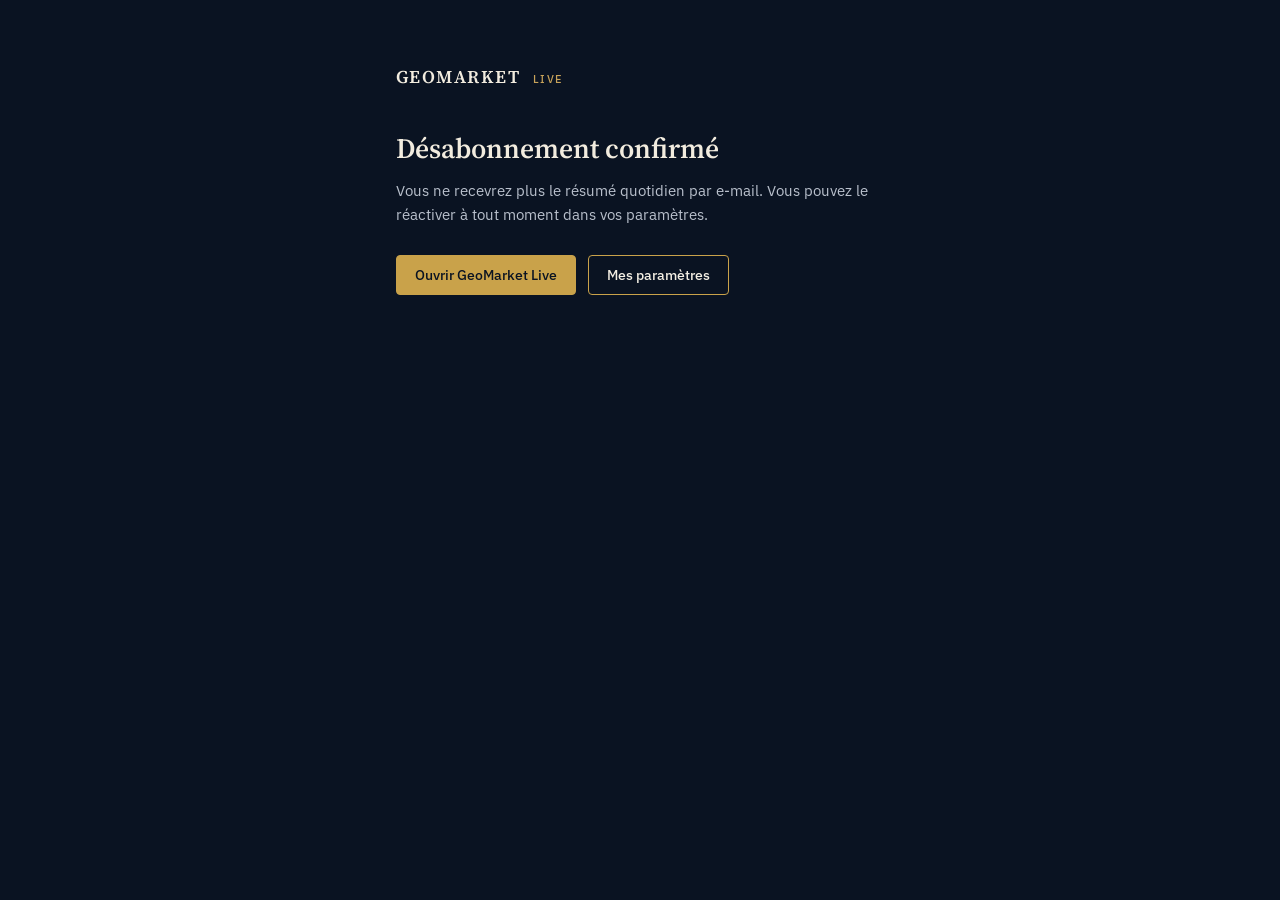
<file: desabonnement.html>
<!doctype html>
<html lang="fr">
<head>
  <meta charset="utf-8" />
  <meta name="viewport" content="width=device-width, initial-scale=1" />
  <meta name="theme-color" content="#0A1322" />
  <meta name="robots" content="noindex" />
  <link rel="icon" type="image/svg+xml" href="./favicon.svg" />
  <link rel="preconnect" href="https://fonts.googleapis.com" />
  <link rel="preconnect" href="https://fonts.gstatic.com" crossorigin />
  <link href="https://fonts.googleapis.com/css2?family=Source+Serif+4:opsz,wght@8..60,400;8..60,600&family=IBM+Plex+Sans:wght@400;500;600&display=swap" rel="stylesheet" />
  <link rel="stylesheet" href="./assets/site.css" />
  <title>GeoMarket Live</title>
  <style>
    body { background: var(--night, #0A1322); color: var(--ivory, #F3EEE3); font-family: var(--sans, sans-serif); margin: 0; }
    .wrap { max-width: 520px; margin: 0 auto; padding: 64px 16px; }
    .brand { font: 600 18px var(--serif, serif); letter-spacing: .08em; color: inherit; text-decoration: none; }
    .brand small { font: 500 11px var(--sans, sans-serif); color: var(--gold, #C9A24A); letter-spacing: .12em; margin-left: 6px; }
    h1 { font: 600 28px var(--serif, serif); margin: 40px 0 12px; }
    p { color: var(--mist, #B9C0CC); line-height: 1.6; }
    .links { display: flex; flex-wrap: wrap; gap: 12px; margin-top: 28px; }
    .links a { display: inline-block; padding: 10px 18px; border-radius: 4px; border: 1px solid #C9A24A; color: #F3EEE3; text-decoration: none; font: 500 14px var(--sans, sans-serif); }
    .links a.primary { background: #C9A24A; color: #0A1322; }
  </style>
</head>
<body>
  <!-- Confirmation du lien « Ne plus recevoir ce résumé » des e-mails (supabase/functions/daily-digest). -->
  <main class="wrap">
    <a class="brand" href="./">GEOMARKET<small>LIVE</small></a>
    <h1 id="t"></h1>
    <p id="p"></p>
    <div class="links">
      <a class="primary" id="app" href="./"></a>
      <a id="set" href="./parametres"></a>
    </div>
  </main>
  <script>
    const T = {
      fr: ['Désabonnement confirmé', 'Vous ne recevrez plus le résumé quotidien par e-mail. Vous pouvez le réactiver à tout moment dans vos paramètres.', 'Lien invalide', 'Ce lien de désabonnement n’est pas reconnu. Vous pouvez désactiver le résumé dans vos paramètres.', 'Ouvrir GeoMarket Live', 'Mes paramètres'],
      en: ['Unsubscribed', 'You will no longer receive the daily email briefing. You can turn it back on at any time in your settings.', 'Invalid link', 'This unsubscribe link is not recognised. You can turn off the briefing in your settings.', 'Open GeoMarket Live', 'My settings'],
      es: ['Baja confirmada', 'Ya no recibirá el resumen diario por correo. Puede reactivarlo en cualquier momento en sus ajustes.', 'Enlace no válido', 'Este enlace de baja no se reconoce. Puede desactivar el resumen en sus ajustes.', 'Abrir GeoMarket Live', 'Mis ajustes'],
      de: ['Abmeldung bestätigt', 'Sie erhalten den täglichen E-Mail-Überblick nicht mehr. Sie können ihn jederzeit in Ihren Einstellungen wieder aktivieren.', 'Ungültiger Link', 'Dieser Abmeldelink wird nicht erkannt. Sie können den Überblick in Ihren Einstellungen deaktivieren.', 'GeoMarket Live öffnen', 'Meine Einstellungen'],
      it: ['Disiscrizione confermata', 'Non riceverà più il riepilogo giornaliero via e-mail. Può riattivarlo in qualsiasi momento nelle impostazioni.', 'Link non valido', 'Questo link di disiscrizione non è riconosciuto. Può disattivare il riepilogo nelle impostazioni.', 'Apri GeoMarket Live', 'Le mie impostazioni'],
    };
    const q = new URLSearchParams(location.search);
    const lang = T[q.get('lang')] ? q.get('lang') : 'fr';
    const [ok, okText, bad, badText, app, set] = T[lang];
    const err = q.has('err');
    document.documentElement.lang = lang;
    document.getElementById('t').textContent = err ? bad : ok;
    document.getElementById('p').textContent = err ? badText : okText;
    document.getElementById('app').textContent = app;
    document.getElementById('set').textContent = set;
    document.title = (err ? bad : ok) + ' · GeoMarket Live';
  </script>
</body>
</html>
</file>
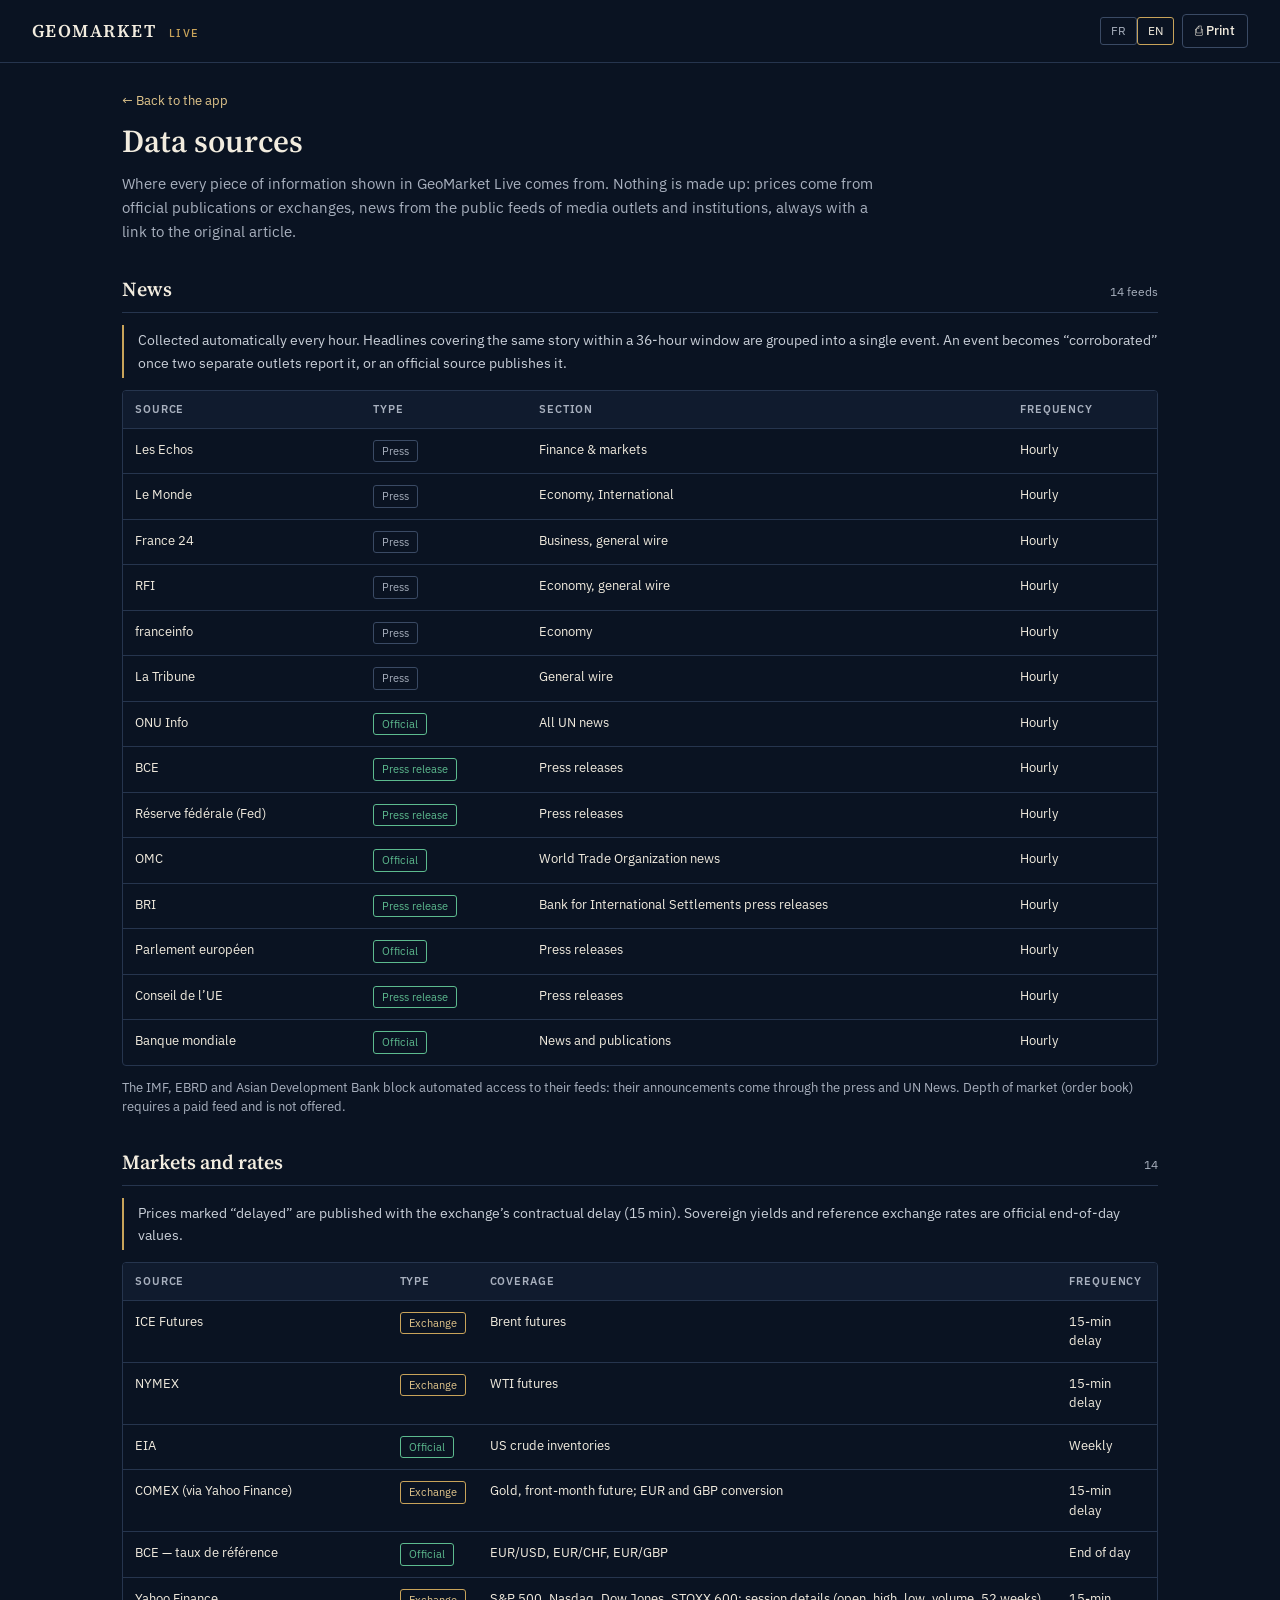
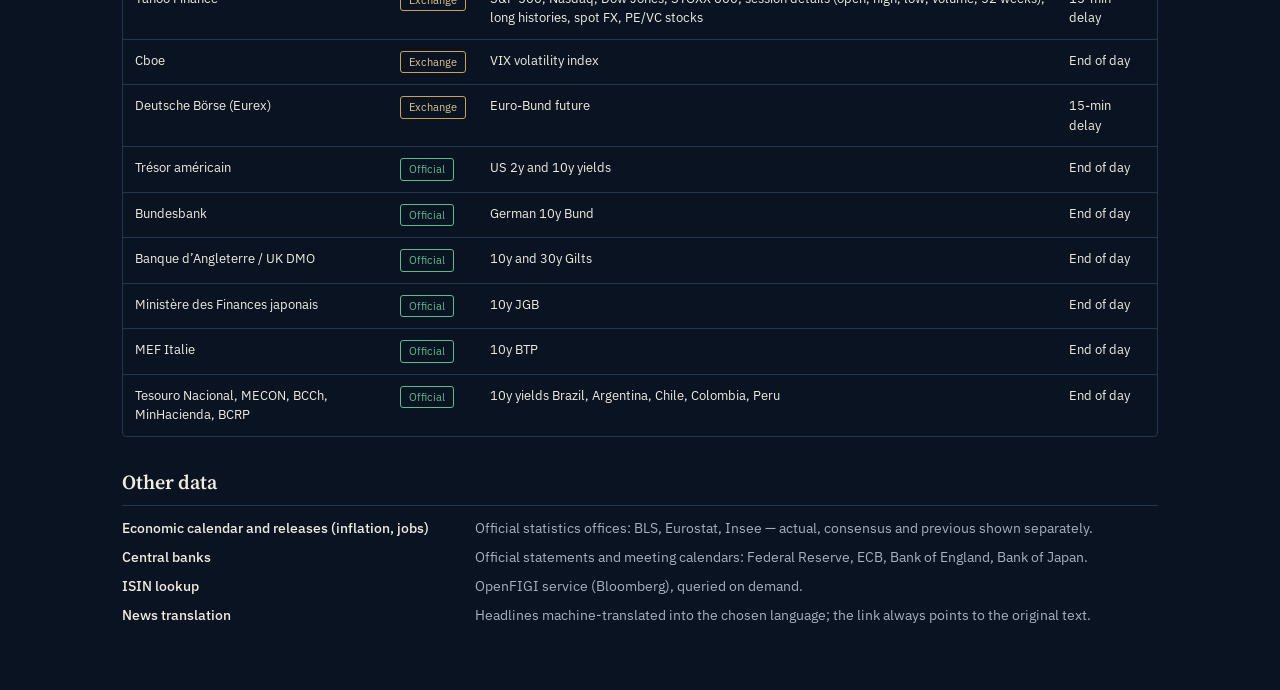
<file: sources.html>
<!doctype html>
<html lang="fr">
<head>
  <meta charset="utf-8" />
  <meta name="viewport" content="width=device-width, initial-scale=1" />
  <meta name="theme-color" content="#0A1322" />
  <link rel="icon" type="image/svg+xml" href="./favicon.svg" />
  <link rel="preconnect" href="https://fonts.googleapis.com" />
  <link rel="preconnect" href="https://fonts.gstatic.com" crossorigin />
  <link href="https://fonts.googleapis.com/css2?family=Source+Serif+4:opsz,wght@8..60,400;8..60,600&family=IBM+Plex+Sans:wght@400;500;600&family=IBM+Plex+Mono:wght@400;500&display=swap" rel="stylesheet" />
  <link rel="stylesheet" href="./assets/site.css" />
  <title>Sources des données · GeoMarket Live</title>
  <style>
    body { background: var(--night); color: var(--ivory); font-family: var(--sans); margin: 0; }
    .top { display: flex; align-items: center; justify-content: space-between; gap: 16px; padding: 14px 32px; border-bottom: 1px solid var(--rule); }
    .brand { font: 600 18px var(--serif); letter-spacing: .08em; color: var(--ivory); text-decoration: none; }
    .brand small { font: 500 11px var(--sans); color: var(--gold); letter-spacing: .12em; margin-left: 6px; }
    .wrap { max-width: 1100px; margin: 0 auto; padding: 28px 32px 64px; display: flex; flex-direction: column; gap: 32px; }
    .lead { color: var(--muted); max-width: 760px; line-height: 1.6; }
    .pill { display: inline-block; padding: 2px 8px; border: 1px solid var(--rule-strong); border-radius: 3px; font-size: 11px; color: var(--muted); white-space: nowrap; }
    .pill.off { border-color: var(--up); color: var(--up); }
    .pill.mkt { border-color: var(--gold); color: var(--gold-light); }
    .langs button { background: none; border: 1px solid var(--rule-strong); color: var(--muted); border-radius: 3px; padding: 4px 10px; cursor: pointer; font-size: 12px; }
    .langs button[aria-pressed=true] { color: var(--ivory); border-color: var(--gold); }
    .note { border-left: 2px solid var(--gold); padding: 4px 0 4px 14px; color: var(--ivory-soft); font-size: 14px; line-height: 1.6; }
    @media (max-width: 700px) { .top, .wrap { padding-left: 16px; padding-right: 16px; } .hide-sm { display: none; } }
    @media print { .top .langs, .no-print { display: none !important; } }
  </style>
</head>
<body>
  <header class="top">
    <a class="brand" href="./">GEOMARKET <small>LIVE</small></a>
    <div class="row" style="gap:8px">
      <div class="langs" role="group" aria-label="Langue / Language">
        <button type="button" data-l="fr">FR</button><button type="button" data-l="en">EN</button>
      </div>
      <button type="button" class="btn btn-sm no-print" onclick="window.print()" data-t="print"></button>
    </div>
  </header>
  <main class="wrap" id="app"></main>
<script>
const T = {
  fr: {
    title: 'Sources des données', print: '⎙ Imprimer', back: '← Retour à l’application',
    lead: 'D’où vient chaque information affichée dans GeoMarket Live. Rien n’est inventé : les cours viennent des publications officielles ou des places de marché, les actualités des flux publics des médias et des institutions, avec le lien vers l’article d’origine.',
    newsH: 'Actualités', newsNote: 'Collecte automatique toutes les heures. Les titres qui parlent du même sujet dans une fenêtre de 36 h sont regroupés en un seul événement. Un événement passe « corroboré » dès que deux médias distincts le rapportent, ou qu’une source officielle le publie.',
    mktH: 'Marchés et taux', mktNote: 'Les cours marqués « différé » sont publiés avec le délai contractuel de la place de marché (15 min). Les taux souverains et les taux de change de référence sont des valeurs officielles de fin de journée.',
    cols: ['Source', 'Type', 'Couverture', 'Rythme'], ncols: ['Source', 'Type', 'Rubrique', 'Rythme'],
    types: { press: 'Presse', official: 'Officiel', release: 'Communiqué', market: 'Marché' },
    hourly: 'Toutes les heures', daily: 'Quotidien', weekly: 'Hebdomadaire', delayed: 'Différé 15 min', eod: 'Clôture du jour',
    otherH: 'Autres données', other: [
      ['Calendrier économique et publications (inflation, emploi)', 'Instituts statistiques officiels : BLS, Eurostat, Insee — réalisé, consensus et précédent affichés séparément.'],
      ['Banques centrales', 'Communiqués et calendriers officiels : Réserve fédérale, BCE, Banque d’Angleterre, Banque du Japon.'],
      ['Recherche par code ISIN', 'Service OpenFIGI (Bloomberg), interrogé à la demande.'],
      ['Traduction des actualités', 'Traduction automatique des titres dans la langue choisie ; le lien renvoie toujours au texte original.'],
    ],
    soon: 'Le FMI, la BERD et la Banque asiatique de développement bloquent les accès automatisés à leurs flux : leurs annonces arrivent par la presse et ONU Info. La profondeur de marché (carnet d’ordres) exige un flux payant et n’est pas proposée.',
  },
  en: {
    title: 'Data sources', print: '⎙ Print', back: '← Back to the app',
    lead: 'Where every piece of information shown in GeoMarket Live comes from. Nothing is made up: prices come from official publications or exchanges, news from the public feeds of media outlets and institutions, always with a link to the original article.',
    newsH: 'News', newsNote: 'Collected automatically every hour. Headlines covering the same story within a 36-hour window are grouped into a single event. An event becomes “corroborated” once two separate outlets report it, or an official source publishes it.',
    mktH: 'Markets and rates', mktNote: 'Prices marked “delayed” are published with the exchange’s contractual delay (15 min). Sovereign yields and reference exchange rates are official end-of-day values.',
    cols: ['Source', 'Type', 'Coverage', 'Frequency'], ncols: ['Source', 'Type', 'Section', 'Frequency'],
    types: { press: 'Press', official: 'Official', release: 'Press release', market: 'Exchange' },
    hourly: 'Hourly', daily: 'Daily', weekly: 'Weekly', delayed: '15-min delay', eod: 'End of day',
    otherH: 'Other data', other: [
      ['Economic calendar and releases (inflation, jobs)', 'Official statistics offices: BLS, Eurostat, Insee — actual, consensus and previous shown separately.'],
      ['Central banks', 'Official statements and meeting calendars: Federal Reserve, ECB, Bank of England, Bank of Japan.'],
      ['ISIN lookup', 'OpenFIGI service (Bloomberg), queried on demand.'],
      ['News translation', 'Headlines machine-translated into the chosen language; the link always points to the original text.'],
    ],
    soon: 'The IMF, EBRD and Asian Development Bank block automated access to their feeds: their announcements come through the press and UN News. Depth of market (order book) requires a paid feed and is not offered.',
  },
};
const NEWS = [
  ['Les Echos', 'press', { fr: 'Finance et marchés', en: 'Finance & markets' }],
  ['Le Monde', 'press', { fr: 'Économie, International', en: 'Economy, International' }],
  ['France 24', 'press', { fr: 'Éco-tech, fil général', en: 'Business, general wire' }],
  ['RFI', 'press', { fr: 'Économie, fil général', en: 'Economy, general wire' }],
  ['franceinfo', 'press', { fr: 'Économie', en: 'Economy' }],
  ['La Tribune', 'press', { fr: 'Fil général', en: 'General wire' }],
  ['ONU Info', 'official', { fr: 'Toutes les actualités de l’ONU', en: 'All UN news' }],
  ['BCE', 'release', { fr: 'Communiqués de presse', en: 'Press releases' }],
  ['Réserve fédérale (Fed)', 'release', { fr: 'Communiqués de presse', en: 'Press releases' }],
  ['OMC', 'official', { fr: 'Actualités de l’Organisation mondiale du commerce', en: 'World Trade Organization news' }],
  ['BRI', 'release', { fr: 'Communiqués de la Banque des règlements internationaux', en: 'Bank for International Settlements press releases' }],
  ['Parlement européen', 'official', { fr: 'Communiqués de presse', en: 'Press releases' }],
  ['Conseil de l’UE', 'release', { fr: 'Communiqués de presse', en: 'Press releases' }],
  ['Banque mondiale', 'official', { fr: 'Actualités et publications', en: 'News and publications' }],
];
const MKT = [
  ['ICE Futures', 'market', { fr: 'Brent, contrats à terme', en: 'Brent futures' }, 'delayed'],
  ['NYMEX', 'market', { fr: 'WTI, contrats à terme', en: 'WTI futures' }, 'delayed'],
  ['EIA', 'official', { fr: 'Stocks pétroliers américains', en: 'US crude inventories' }, 'weekly'],
  ['COMEX (via Yahoo Finance)', 'market', { fr: 'Or, contrat à terme le plus proche ; conversion EUR et GBP', en: 'Gold, front-month future; EUR and GBP conversion' }, 'delayed'],
  ['BCE — taux de référence', 'official', { fr: 'EUR/USD, EUR/CHF, EUR/GBP', en: 'EUR/USD, EUR/CHF, EUR/GBP' }, 'eod'],
  ['Yahoo Finance', 'market', { fr: 'S&P 500, Nasdaq, Dow Jones, STOXX 600 ; détails de séance (ouverture, haut, bas, volume, 52 semaines), historiques longs, devises au comptant, valeurs PE/VC', en: 'S&P 500, Nasdaq, Dow Jones, STOXX 600; session details (open, high, low, volume, 52 weeks), long histories, spot FX, PE/VC stocks' }, 'delayed'],
  ['Cboe', 'market', { fr: 'Indice de volatilité VIX', en: 'VIX volatility index' }, 'eod'],
  ['Deutsche Börse (Eurex)', 'market', { fr: 'Euro-Bund Future', en: 'Euro-Bund future' }, 'delayed'],
  ['Trésor américain', 'official', { fr: 'Taux US 2 et 10 ans', en: 'US 2y and 10y yields' }, 'eod'],
  ['Bundesbank', 'official', { fr: 'Bund 10 ans', en: 'German 10y Bund' }, 'eod'],
  ['Banque d’Angleterre / UK DMO', 'official', { fr: 'Gilts 10 et 30 ans', en: '10y and 30y Gilts' }, 'eod'],
  ['Ministère des Finances japonais', 'official', { fr: 'JGB 10 ans', en: '10y JGB' }, 'eod'],
  ['MEF Italie', 'official', { fr: 'BTP 10 ans', en: '10y BTP' }, 'eod'],
  ['Tesouro Nacional, MECON, BCCh, MinHacienda, BCRP', 'official', { fr: 'Taux 10 ans Brésil, Argentine, Chili, Colombie, Pérou', en: '10y yields Brazil, Argentina, Chile, Colombia, Peru' }, 'eod'],
];
const esc = (s) => String(s).replace(/[&<>"]/g, (c) => ({ '&': '&amp;', '<': '&lt;', '>': '&gt;', '"': '&quot;' }[c]));
const cls = (t) => (t === 'market' ? 'mkt' : t === 'press' ? '' : 'off');
function render(l) {
  const t = T[l];
  document.documentElement.lang = l;
  document.title = `${t.title} · GeoMarket Live`;
  document.querySelectorAll('[data-t]').forEach((e) => (e.textContent = t[e.dataset.t]));
  document.querySelectorAll('[data-l]').forEach((b) => b.setAttribute('aria-pressed', b.dataset.l === l));
  const table = (cols, rows) => `<div class="table-wrap"><table class="table"><thead><tr>${cols.map((c, i) => `<th${i === 2 ? ' class="hide-sm"' : ''}>${c}</th>`).join('')}</tr></thead><tbody>${rows.join('')}</tbody></table></div>`;
  document.getElementById('app').innerHTML = `
    <section class="stack"><a class="small no-print" href="./">${t.back}</a><h1 class="h1">${t.title}</h1><p class="lead">${t.lead}</p></section>
    <section class="stack"><div class="section-head"><h2 class="h2">${t.newsH}</h2><span class="xs muted">${NEWS.length} ${l === 'fr' ? 'flux' : 'feeds'}</span></div>
      <p class="note">${t.newsNote}</p>
      ${table(t.ncols, NEWS.map(([n, ty, c]) => `<tr><td>${esc(n)}</td><td><span class="pill ${cls(ty)}">${t.types[ty]}</span></td><td class="hide-sm">${esc(c[l])}</td><td>${t.hourly}</td></tr>`))}
      <p class="small muted">${t.soon}</p></section>
    <section class="stack"><div class="section-head"><h2 class="h2">${t.mktH}</h2><span class="xs muted">${MKT.length}</span></div>
      <p class="note">${t.mktNote}</p>
      ${table(t.cols, MKT.map(([n, ty, c, f]) => `<tr><td>${esc(n)}</td><td><span class="pill ${cls(ty)}">${t.types[ty]}</span></td><td class="hide-sm">${esc(c[l])}</td><td>${t[f]}</td></tr>`))}</section>
    <section class="stack"><div class="section-head"><h2 class="h2">${t.otherH}</h2></div>
      <div class="kv" style="grid-template-columns:minmax(0,1fr) minmax(0,2fr);font-size:14px">${t.other.map(([a, b]) => `<b style="font-weight:500">${a}</b><span class="muted">${b}</span>`).join('')}</div></section>`;
}
let lang = 'fr';
try { lang = new URLSearchParams(location.search).get('lang') || (navigator.language || 'fr').slice(0, 2); } catch (e) {}
if (!T[lang]) lang = 'en';
document.querySelectorAll('[data-l]').forEach((b) => b.addEventListener('click', () => render(b.dataset.l)));
render(lang);
</script>
</body>
</html>
</file>
<file: assets/site.css>
:root{--night:#0a1322;--night-2:#101b2e;--night-3:#16243b;--night-aside:#0d1729;--rule:#26354e;--rule-strong:#3a4a64;--grid:#1e2c44;--ivory:#f2ecdf;--ivory-soft:#c9cfd8;--muted:#a8b0be;--faint:#7f8ca3;--gold:#c8a35a;--gold-light:#e2c68c;--up:#5dbb8f;--down:#e5786a;--amber:#e3a33e;--reported:#9aacc6;--corrected:#86adeb;--serif:"Source Serif 4", Georgia, serif;--sans:"IBM Plex Sans", system-ui, sans-serif;--mono:"IBM Plex Mono", ui-monospace, monospace}*{box-sizing:border-box}html{--lightningcss-light: ;--lightningcss-dark:initial;color-scheme:dark}body{background:var(--night);color:var(--ivory);font:400 15px/1.5 var(--sans);-webkit-font-smoothing:antialiased;margin:0}a{color:var(--gold-light);text-decoration:none}a:hover{color:var(--ivory)}h1,h2,h3,p{margin:0}button,input,select,textarea{font:inherit;color:inherit}:focus-visible{outline:2px solid var(--gold-light);outline-offset:2px;border-radius:2px}.sr-only{clip:rect(0 0 0 0);white-space:nowrap;width:1px;height:1px;position:absolute;overflow:hidden}.h1{font:600 32px/1.2 var(--serif);text-wrap:balance}.h2{font:600 20px/1.3 var(--serif)}.serif{font-family:var(--serif)}.mono{font-family:var(--mono);font-variant-numeric:tabular-nums}.muted{color:var(--muted)}.faint{color:var(--faint)}.small{font-size:13px}.xs{font-size:12px}.eyebrow{font:400 12px var(--mono);color:var(--muted);letter-spacing:.08em;text-transform:uppercase}.caps{letter-spacing:.1em;text-transform:uppercase;color:var(--muted);font-size:12px;font-weight:600}.up{color:var(--up)}.down{color:var(--down)}.flat{color:var(--muted)}.nowrap{white-space:nowrap}.italic-note{font:italic 400 13px/1.5 var(--serif);color:var(--muted)}.topbar{border-bottom:1px solid var(--rule);background:var(--night);z-index:20;align-items:center;gap:32px;height:60px;padding:0 32px;display:flex;position:sticky;top:0}.brand{font:400 18px var(--serif);letter-spacing:.08em;color:var(--ivory);white-space:nowrap;align-items:baseline;gap:7px;display:flex}.brand span{color:var(--gold);letter-spacing:.14em;font-size:.62em}.nav{gap:26px;height:100%;font-size:14px;display:flex}.nav a{color:var(--muted);white-space:nowrap;border-top:2px solid #0000;border-bottom:2px solid #0000;align-items:center;display:flex}.nav a:hover{color:var(--ivory)}.nav a.active{color:var(--ivory);border-bottom-color:var(--gold);font-weight:500}.spacer{flex:1}.search{width:280px;position:relative}.search input{border:1px solid var(--rule);background:0 0;border-radius:4px;width:100%;padding:8px 12px;font-size:13px}.search input::placeholder{color:var(--faint)}.search-results{background:var(--night-2);border:1px solid var(--rule-strong);border-radius:4px;padding:4px;position:absolute;top:calc(100% + 4px);left:0;right:0}.search-results a,.search-results button{width:100%;color:var(--ivory);text-align:left;cursor:pointer;background:0 0;border:0;border-radius:3px;justify-content:space-between;gap:12px;padding:8px 10px;font-size:13px;display:flex}.search-results a:hover,.search-results button:hover{background:var(--night-3)}.icon-btn{background:var(--night-3);border:1px solid var(--rule-strong);cursor:pointer;width:32px;height:32px;color:var(--ivory);border-radius:50%;flex:none;justify-content:center;align-items:center;font-size:12px;font-weight:600;display:flex;position:relative}.icon-btn:hover{border-color:var(--gold)}.dot-count{background:var(--gold);min-width:16px;height:16px;color:var(--night);font:500 10px/16px var(--mono);text-align:center;border-radius:8px;padding:0 4px;position:absolute;top:-5px;right:-5px}.toasts{z-index:40;flex-direction:column;gap:8px;width:340px;max-width:calc(100vw - 32px);display:flex;position:fixed;bottom:16px;right:16px}.toast{background:var(--night-2);border:1px solid var(--gold);border-radius:4px;align-items:flex-start;display:flex}.toast-body{text-align:left;color:var(--ivory);cursor:pointer;background:0 0;border:0;flex-direction:column;flex:1;gap:4px;padding:12px 14px;display:flex}.toast-close{color:var(--muted);cursor:pointer;background:0 0;border:0;padding:8px 12px;font-size:16px}.toast-close:hover{color:var(--ivory)}.popover{background:var(--night-2);border:1px solid var(--rule-strong);z-index:30;border-radius:4px;width:340px;max-width:calc(100vw - 32px);position:absolute;top:calc(100% + 8px);right:0}.popover-head{border-bottom:1px solid var(--rule);justify-content:space-between;align-items:baseline;padding:12px 14px;display:flex}.menu a,.menu button{text-align:left;width:100%;color:var(--ivory);cursor:pointer;background:0 0;border:0;padding:10px 14px;font-size:14px;display:block}.menu a:hover,.menu button:hover{background:var(--night-3)}.demo-banner{border-bottom:1px solid var(--rule);background:var(--night-aside);font:400 12px var(--mono);color:var(--muted);padding:7px 32px}.demo-banner strong{color:var(--gold-light);font-weight:500}.page{flex-direction:column;gap:24px;width:100%;max-width:1360px;margin:0 auto;padding:28px 32px 64px;display:flex}.page-narrow{max-width:860px}.split{grid-template-columns:minmax(0,1fr) 340px;max-width:1360px;margin:0 auto;display:grid}.split>.main{border-right:1px solid var(--rule);flex-direction:column;gap:22px;min-width:0;padding:28px 32px 64px;display:flex}.split>aside{flex-direction:column;gap:22px;min-width:0;padding:28px 24px 64px;display:flex}.stack{flex-direction:column;gap:12px;display:flex}.stack-lg{flex-direction:column;gap:24px;display:flex}.row{flex-wrap:wrap;align-items:center;gap:12px;display:flex}.between{flex-wrap:wrap;justify-content:space-between;align-items:flex-end;gap:16px 24px;display:flex}.crumbs{color:var(--muted);flex-wrap:wrap;gap:8px;font-size:13px;display:flex}.crumbs a{color:var(--muted)}.crumbs a:hover,.crumbs .here{color:var(--ivory)}.section-head{border-bottom:1px solid var(--rule);justify-content:space-between;align-items:baseline;gap:12px;padding-bottom:10px;display:flex}.divider{border-top:1px solid var(--rule);padding-top:18px}.tabbar{display:none}.btn{border:1px solid var(--rule-strong);color:var(--ivory);cursor:pointer;text-align:center;background:0 0;border-radius:4px;justify-content:center;align-items:center;gap:8px;padding:11px 18px;font-size:14px;font-weight:500;display:inline-flex}.btn:hover{border-color:var(--gold);color:var(--ivory)}.btn-primary{background:var(--gold);border-color:var(--gold);color:var(--night);font-weight:600}.btn-primary:hover{background:var(--gold-light);border-color:var(--gold-light);color:var(--night)}.btn-danger{border-color:var(--down);color:var(--down)}.btn-sm{padding:6px 12px;font-size:13px}.btn:disabled{background:var(--rule-strong);border-color:var(--rule-strong);color:var(--muted);cursor:not-allowed}.link-btn{color:var(--gold-light);cursor:pointer;background:0 0;border:0;padding:0;font-size:13px}.link-btn:hover{color:var(--ivory)}.seg{background:var(--night-2);border:1px solid var(--rule);border-radius:4px;gap:2px;padding:3px;display:inline-flex}.seg button{color:var(--muted);cursor:pointer;white-space:nowrap;background:0 0;border:0;border-radius:3px;padding:7px 14px;font-size:13px;font-weight:500}.seg button[aria-pressed=true]{background:var(--rule);color:var(--ivory)}.seg.fill{display:flex}.seg.fill button{flex:1;padding:9px 6px}.field{flex-direction:column;gap:6px;display:flex}.field>label,.field>.label{font-size:13px;font-weight:500}.field .hint{color:var(--muted);font-size:12px}.field .err{color:var(--down);font-size:12px}.input,select.input,textarea.input{border:1px solid var(--rule-strong);background:var(--night-2);border-radius:4px;width:100%;padding:11px 12px;font-size:14px}.input[aria-invalid=true]{border-color:var(--down)}.check{cursor:pointer;align-items:center;gap:10px;font-size:14px;display:flex}.check input{width:16px;height:16px;accent-color:var(--gold)}.stepper{border:1px solid var(--rule-strong);background:var(--night-2);border-radius:4px;align-items:center;display:flex}.stepper button{color:var(--muted);cursor:pointer;background:0 0;border:0;padding:10px 14px;font-size:16px}.stepper button:hover{color:var(--ivory)}.stepper output{text-align:center;font:400 16px var(--mono);flex:1}.stepper .unit{color:var(--muted);border-left:1px solid var(--rule);padding:10px 14px;font-size:13px}.cards{grid-template-columns:repeat(4,minmax(0,1fr));gap:12px;display:grid}.card{background:var(--night-2);border:1px solid var(--rule);border-radius:4px;padding:16px}.market-card{color:var(--ivory);grid-template-columns:minmax(0,1fr) auto;grid-template-areas:"name unit""value chg""spark spark""trace trace";align-items:baseline;gap:10px 8px;min-width:0;display:grid}a.market-card:hover{background:var(--night-3);color:var(--ivory)}.market-card.unavailable{border-style:dashed;border-color:var(--rule-strong);grid-template-areas:"name unit""value value""spark spark""trace trace"}.market-card .name{grid-area:name;font-size:14px;font-weight:600}.market-card .unit{grid-area:unit}.market-card .value,.market-card .value-slot{grid-area:value}.market-card .value{font:500 24px var(--mono)}.market-card .chg{grid-area:chg;font-size:13px}.market-card .spark,.market-card .why{grid-area:spark}.market-card .trace{font:400 11px var(--mono);color:var(--muted);border-top:1px solid var(--rule);flex-wrap:wrap;grid-area:trace;justify-content:space-between;align-self:end;gap:8px;padding-top:8px;display:flex}.unavailable-text{font:italic 400 22px var(--serif);color:var(--muted)}.spark{width:100%;height:36px;display:block}.fresh{font:400 11px var(--mono);white-space:nowrap;align-items:center;gap:6px;display:inline-flex}.fresh i{border:1.5px solid;border-radius:50%;flex:none;width:7px;height:7px}.fresh.live{color:var(--up)}.fresh.live i{background:currentColor}.fresh.delayed{color:var(--amber)}.fresh.daily{color:var(--up)}.fresh.daily i{border-radius:1px}.fresh.provisional{color:var(--amber)}.demo-banner .b-real,body[data-real="1"] .demo-banner .b-demo{display:none}body[data-real="1"] .demo-banner .b-real{display:inline}.fresh.stale{color:var(--down)}.fresh.closed{color:var(--muted)}.fresh.closed i{background:var(--rule-strong);border-radius:1px}.fresh.missing{color:var(--muted)}.badge{white-space:nowrap;border:1px solid;border-radius:3px;align-items:center;gap:6px;padding:3px 8px;font-size:11px;font-weight:600;display:inline-flex}.badge b{font:400 11px var(--mono)}.st-reported{color:var(--reported)}.st-corroborated{color:var(--up)}.st-contested{color:var(--amber)}.st-corrected{color:var(--corrected)}.chip{border:1px solid var(--rule-strong);color:var(--muted);white-space:nowrap;border-radius:3px;align-items:center;gap:6px;padding:2px 8px;font-size:11px;display:inline-flex}.chip.gold{border-color:var(--gold);color:var(--gold-light)}.chip.warn{border-color:var(--amber);color:var(--amber)}.chip.ok{border-color:var(--up);color:var(--up)}.event-row{border-bottom:1px solid var(--rule);color:var(--ivory);grid-template-columns:64px minmax(0,1fr) auto;align-items:start;gap:16px;padding:12px 0;display:grid}a.event-row:hover .title{color:var(--gold-light)}.event-row .when{font:400 12px var(--mono);color:var(--muted);padding-top:2px}.event-row .title{font-size:15px;font-weight:500;line-height:1.35}.line{border-bottom:1px solid var(--rule);align-items:baseline;gap:12px;padding:12px 0;display:grid}.kv{grid-template-columns:1fr auto;align-items:baseline;gap:8px 12px;font-size:13px;display:grid}.kv3{grid-template-columns:1fr auto auto;align-items:baseline;gap:8px 12px;font-size:13px;display:grid}.facts{background:var(--rule);border:1px solid var(--rule);grid-template-columns:repeat(4,1fr);gap:1px;display:grid}.facts>div{background:var(--night-2);flex-direction:column;gap:4px;padding:14px;font-size:13px;display:flex}.table-wrap{border:1px solid var(--rule);border-radius:4px;overflow-x:auto}table.table{border-collapse:collapse;width:100%;font-size:13px}.table th{text-align:left;letter-spacing:.08em;text-transform:uppercase;color:var(--muted);border-bottom:1px solid var(--rule);background:var(--night-2);white-space:nowrap;padding:10px 12px;font-size:11px;font-weight:600}.table td{border-bottom:1px solid var(--rule);vertical-align:top;padding:11px 12px}.table tr:last-child td{border-bottom:0}.table .num{text-align:right;font-family:var(--mono);white-space:nowrap}.notice{border:1px solid var(--rule-strong);border-radius:4px;align-items:flex-start;gap:12px;padding:14px;font-size:13px;line-height:1.5;display:flex}.notice.warn{border-color:var(--amber)}.notice.warn>.ico{color:var(--amber)}.notice.error{border-color:var(--down)}.notice.error>.ico{color:var(--down)}.notice.ok{border-color:var(--up)}.notice.ok>.ico{color:var(--up)}.empty{border:1px dashed var(--rule-strong);color:var(--muted);border-radius:4px;flex-direction:column;align-items:flex-start;gap:12px;padding:32px 20px;font-size:14px;display:flex}.empty strong{color:var(--ivory);font:600 17px var(--serif)}.skeleton{background:var(--night-2);border:1px solid var(--rule);border-radius:4px;min-height:120px;animation:1.4s ease-in-out infinite pulse}@keyframes pulse{50%{opacity:.55}}@media (prefers-reduced-motion:reduce){.skeleton{animation:none}}.center-screen{justify-content:center;align-items:center;min-height:100vh;padding:24px;display:flex}.chart{background:var(--night-2);border:1px solid var(--rule);border-radius:4px;padding:20px 62px 34px 16px;position:relative}.chart .plot{touch-action:none;width:100%;height:100%;position:relative}.chart svg{width:100%;height:100%;position:absolute;inset:0;overflow:visible}.chart .ticks{font:400 11px var(--mono);color:var(--faint);text-align:right;flex-direction:column;justify-content:space-between;display:flex;position:absolute;top:20px;bottom:34px;right:10px}.chart .xticks{font:400 11px var(--mono);color:var(--faint);pointer-events:none;justify-content:space-between;display:flex;position:absolute;bottom:8px;left:16px;right:62px}.chart .marker-line{pointer-events:none;border-left:1px dashed #c8a35a40;width:0;position:absolute;top:0;bottom:0}.chart .marker-line.on{border-left-color:#c8a35aa6}.chart .marker{border:1.5px solid var(--gold);background:var(--night);width:22px;height:22px;color:var(--gold-light);font:500 11px var(--mono);cursor:pointer;z-index:2;border-radius:50%;padding:0;position:absolute;bottom:-11px;transform:translate(-50%)}.chart .marker[aria-pressed=true]{background:var(--gold);color:var(--night)}.chart .cursor{border-left:1px solid var(--rule-strong);pointer-events:none;width:0;position:absolute;top:0;bottom:0}.chart .tip{background:var(--night-3);border:1px solid var(--rule-strong);font:400 11px var(--mono);white-space:nowrap;pointer-events:none;z-index:3;border-radius:3px;padding:2px 8px;position:absolute;top:-14px;transform:translate(-50%)}.legend{color:var(--muted);flex-wrap:wrap;gap:16px;font-size:12px;display:flex}.legend i{vertical-align:middle;width:14px;height:2px;margin-right:6px;display:inline-block}.bars{align-items:stretch;gap:6px;height:150px;display:flex}.bars .bar{flex-direction:column;flex:1;min-width:0;display:flex}.bars .half{flex:1;display:flex}.bars .half.pos{border-bottom:1px solid var(--rule-strong);align-items:flex-end}.bars .half span{width:100%}.hbar{border-bottom:1px solid var(--rule);grid-template-columns:minmax(120px,220px) 1fr 84px;align-items:center;gap:12px;padding:7px 0;font-size:13px;display:grid}.hbar .track{grid-template-columns:1fr 1fr;height:8px;display:grid}.hbar .track>div{display:flex}.hbar .track>div:first-child{border-right:1px solid var(--rule-strong);justify-content:flex-end}.hbar.ranked{grid-template-columns:22px minmax(120px,220px) 1fr 84px}.hbar.ranked.cmp{grid-template-columns:22px minmax(120px,220px) 1fr 84px 104px}.hbar .scale{justify-content:space-between;font-size:11px;display:flex}.blocks{grid-template-columns:1fr 1fr;gap:12px;display:grid}.block{border-radius:4px;flex-direction:column;gap:8px;padding:18px;font-size:14px;line-height:1.6;display:flex}.block h2{font:600 11px var(--sans);letter-spacing:.1em;text-transform:uppercase}.block.fact{border:1px solid var(--ivory)}.block.hypo{border:1px dashed var(--gold);background:#c8a35a0f;grid-column:1/-1}.block.hypo h2{color:var(--gold-light)}.block.hypo p{font:400 16px/1.6 var(--serif)}.block.limit{border:1px dashed var(--faint);color:var(--ivory-soft)}.block.limit h2{color:var(--muted)}.block.watch{background:var(--night-3);border-top:2px solid var(--gold);border-radius:0 0 4px 4px}.ref{font:400 12px var(--mono);color:var(--gold);cursor:pointer;background:0 0;border:0;padding:0 1px}.ref:hover{color:var(--gold-light);text-decoration:underline}.ref-item{border-bottom:1px solid var(--rule);grid-template-columns:28px 1fr;gap:10px;padding:12px 6px;scroll-margin-top:80px;display:grid}.ref-item.on{background:var(--night-3)}.promo{background:var(--night-3);border-top:2px solid var(--gold);flex-direction:column;gap:12px;padding:20px;display:flex}.auth{flex-direction:column;gap:28px;width:100%;max-width:420px;display:flex}.auth .brand{font-size:26px}.auth form{flex-direction:column;gap:16px;display:flex}.progress{background:var(--rule);border-radius:2px;height:3px;overflow:hidden}.progress>div{background:var(--gold);height:100%;transition:width .2s}.choices{grid-template-columns:repeat(auto-fill,minmax(220px,1fr));gap:8px;display:grid}.choice{text-align:left;border:1px solid var(--rule);background:var(--night-2);color:var(--ivory);cursor:pointer;border-radius:4px;flex-direction:column;gap:6px;min-height:84px;padding:14px;display:flex}.choice:hover{border-color:var(--rule-strong)}.choice[aria-pressed=true],.choice[aria-checked=true]{border-color:var(--gold);background:#c8a35a14}.choice .t{font-size:13px;font-weight:600;line-height:1.3}.choice .d{color:var(--muted);font-size:11px;line-height:1.4}.form-grid{grid-template-columns:1fr 1fr;gap:20px;display:grid}@media (width<=1100px){.cards{grid-template-columns:repeat(2,minmax(0,1fr))}.search{width:200px}.topbar{gap:20px}.nav{gap:18px}}@media (width<=860px){.topbar{height:56px;padding:0 16px}.topbar .nav,.topbar .search{display:none}.demo-banner{padding:7px 16px}.page,.split>.main,.split>aside{padding:20px 16px 28px}.split{grid-template-columns:1fr}.split>.main{border-right:0}.split>aside{border-top:1px solid var(--rule)}.split.aside-first>aside{border-top:0;border-bottom:1px solid var(--rule);order:-1}.h1{font-size:26px}.cards{grid-template-columns:1fr;gap:10px}.market-card:not(.unavailable){grid-template-columns:minmax(0,1fr) 72px auto;grid-template-areas:"name spark value""trace spark chg";align-items:center;gap:3px 12px;padding:14px}.market-card:not(.unavailable) .unit{display:none}.market-card:not(.unavailable) .spark{height:28px}.market-card:not(.unavailable) .value{text-align:right;font-size:15px}.market-card:not(.unavailable) .chg{text-align:right;font-size:12px}.market-card:not(.unavailable) .trace{border-top:0;justify-content:flex-start;padding-top:0;font-size:10px}.dash-lower,.blocks,.form-grid{grid-template-columns:1fr!important}.facts{grid-template-columns:1fr 1fr}.event-row{grid-template-columns:52px minmax(0,1fr)}.event-row .badge{grid-column:2;justify-self:start}.chart{padding-right:54px}.hbar{grid-template-columns:1fr 70px}.hbar .track,.hbar .scale{order:3;grid-column:1/-1}.hbar.ranked{grid-template-columns:22px 1fr 70px}.hbar.ranked.cmp{grid-template-columns:22px 1fr 70px 84px}body{padding-bottom:64px}.toasts{bottom:76px}.tabbar{background:var(--night);border-top:1px solid var(--rule);z-index:20;grid-template-columns:repeat(4,1fr);height:60px;font-size:11px;display:grid;position:fixed;bottom:0;left:0;right:0}.tabbar a{color:var(--muted);flex-direction:column;justify-content:center;align-items:center;gap:5px;display:flex}.tabbar a:before{content:"";width:18px;height:2px}.tabbar a.active{color:var(--ivory)}.tabbar a.active:before{background:var(--gold)}}.tabs{border-bottom:1px solid var(--rule);scrollbar-width:thin;gap:4px;display:flex;overflow-x:auto}.tabs a{color:var(--muted);white-space:nowrap;border-bottom:2px solid #0000;margin-bottom:-1px;padding:10px 14px;font-size:14px}.tabs a:hover{color:var(--ivory)}.tabs a.active{color:var(--ivory);border-bottom-color:var(--gold);font-weight:500}.lang-switch{background:var(--night-3);border:1px solid var(--rule-strong);height:32px;color:var(--ivory);font:500 12px var(--sans);cursor:pointer;border-radius:16px;flex:none;padding:0 8px}.lang-corner{z-index:5;position:fixed;top:16px;right:16px}:root{--th-geopolitique:#e8616f;--th-petrole:#f0883e;--th-inflation:#c792ea;--th-banques-centrales:#6fa8ff;--th-obligations:#4fc1c9;--th-actions:#5dbb8f;--th-or-devises:#f2d45c}.th-dot{vertical-align:middle;border-radius:50%;flex:none;width:8px;height:8px;margin-right:6px;display:inline-block;position:relative;top:-1px}.event-row{border-left:3px solid var(--th,transparent);padding-left:10px}.tabs a.tab-edit{color:var(--gold-light);margin-left:auto}.gm-tools{flex-wrap:wrap;gap:8px;margin-top:6px;display:flex}.gm-flash{outline:1px solid var(--gold);outline-offset:8px;border-radius:4px;transition:outline-color 2s}@media print{:root{--night:#fff;--night-2:#fff;--night-3:#f4f4f4;--night-aside:#fff;--ivory:#111;--ivory-soft:#222;--muted:#444;--faint:#666;--rule:#ccc;--rule-strong:#999}html{--lightningcss-light:initial;--lightningcss-dark: ;color-scheme:light}body{color:#111;background:#fff;padding:0}.topbar,.tabbar,.demo-banner,.toasts,.popover,.no-print,.sr-only,form[role=search],.btn,.link-btn{display:none!important}.page,.split>.main,.split>aside{max-width:none;padding:0}.split{display:block}a{color:#111}.event-row,.card,.chart,.ref-item,.line{break-inside:avoid}*{-webkit-print-color-adjust:exact;print-color-adjust:exact}}@media (width<=860px){.topbar{gap:10px}.topbar .lang-switch{max-width:96px}}
</file>
